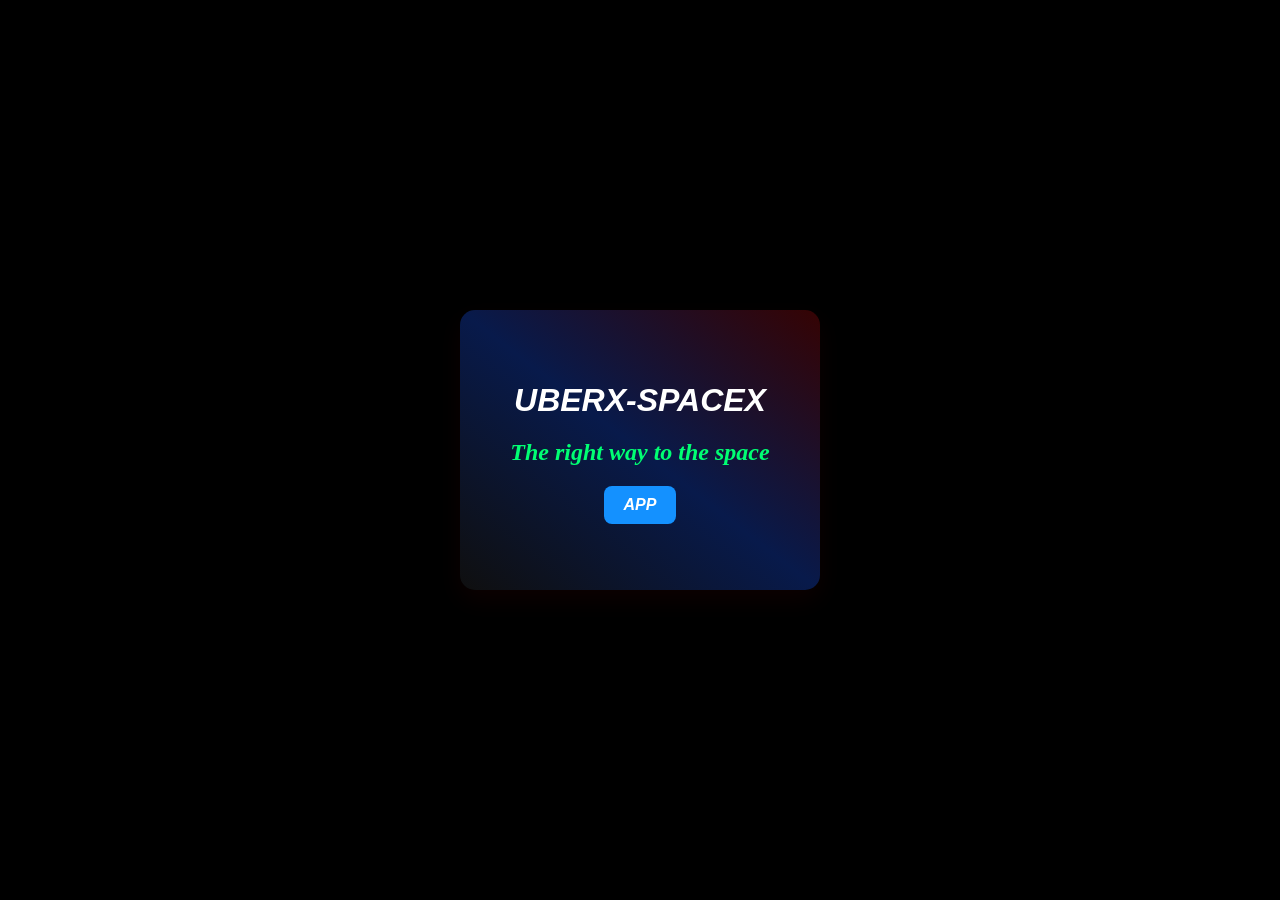
<file: index.html>
<!DOCTYPE html>
<html lang="en">
<head>
    <meta charset="UTF-8">
    <meta name="viewport" content="width=device-width, initial-scale=1.0">
    <link rel="stylesheet" href="/css/others.css">
    <title>Document</title>
</head>
<body>
    <div class="container">
        <h1>UBERX-SPACEX</h1>
        <h2>The right way to the space</h2>
        <ul>
            <li><a href="screens/splash.html" rel="noopener noreferrer">APP</a></li>
        </ul>
    </div>
</html>
</body>
</html>
</file>
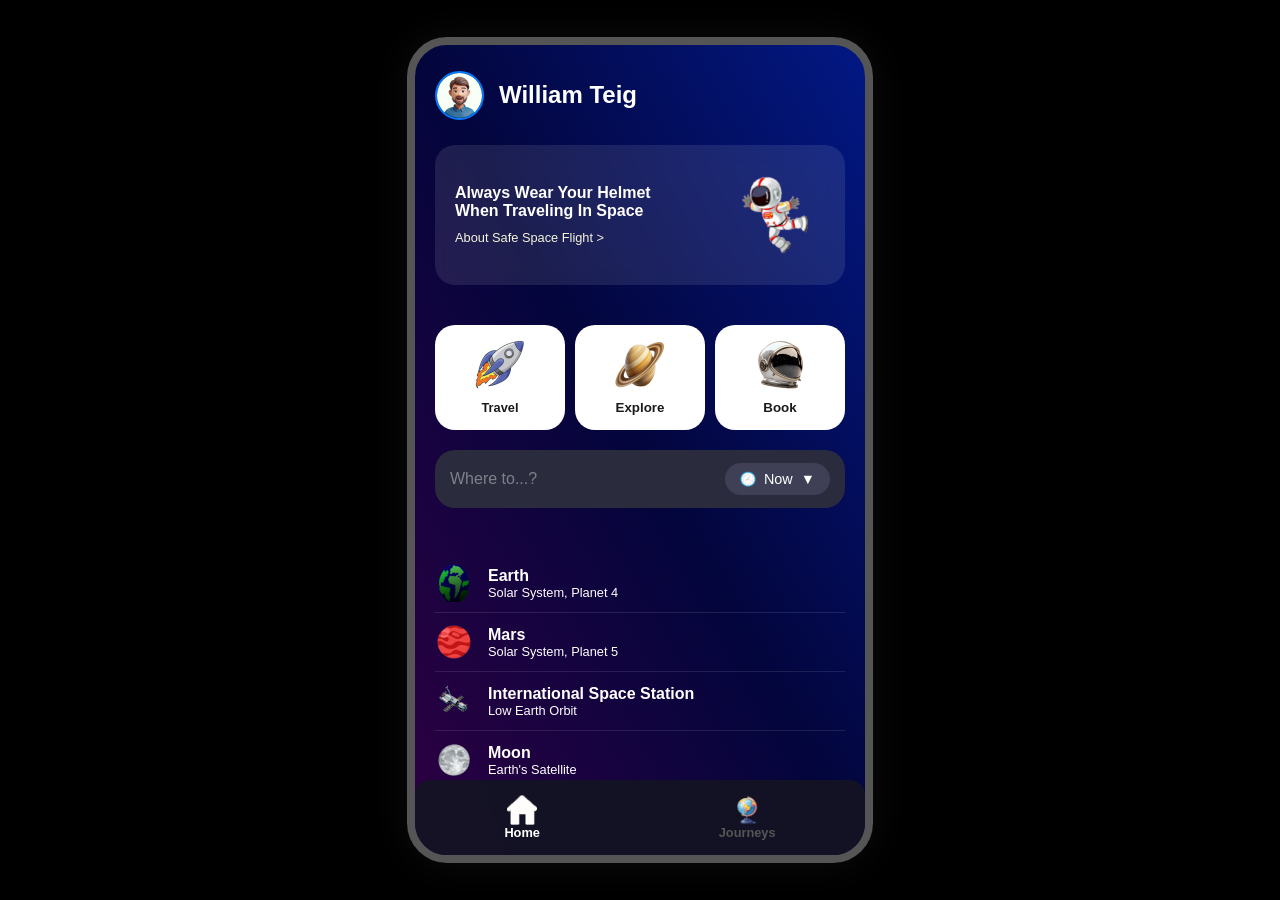
<file: screens/home.html>
<!doctype html>
<html lang="es">
  <head>
    <meta charset="UTF-8" />
    <meta name="viewport" content="width=device-width, initial-scale=1.0" />
    <title>UberX - Home</title>
    <link rel="stylesheet" href="../css/app.css" />
  </head>
  <body>
    <div class="container page-entrance">
      <header class="home-header">
        <div class="user-profile">
          <img src="../assets/img/avatar.png" alt="Avatar" class="avatar" />
          <h1>William Teig</h1>
        </div>

        <div class="security-card">
          <div class="security-text">
            <h2>Always Wear Your Helmet When Traveling In Space</h2>
            <a href="#" class="security-link">About Safe Space Flight ></a>
          </div>

          <img
            src="../assets/img/astronaut.png"
            alt="Astronaut"
            class="security-img-small"
          />
        </div>
      </header>

      <section class="quick-actions">
        <button class="action-btn">
          <img src="../assets/icons/rocket.png" alt="" width="50" />
          <a href="travel.html" class="nav-item">
            <span>Travel</span>
          </a>
        </button>
        <button class="action-btn">
          <img src="../assets/icons/planet.png" alt="" width="50" />
          <span>Explore</span>
        </button>
        <button class="action-btn">
          <img src="../assets/icons/casco.png" alt="" width="50" />
          <span>Book</span>
        </button>
      </section>

      <div class="search-container">
        <div class="search-wrapper">
          <input
            type="search"
            placeholder="Where to...?"
            class="search-input"
          />
          <div class="search-history">
            <img src="../assets/icons/clock.png" alt="History" width="16" />
            <span>Now</span>
            <span class="arrow-down">▼</span>
          </div>
        </div>
      </div>

      <ul class="destinations-list">
        <li>
          <img src="../assets/img/earth1.png" alt="Earth" class="dest-img" />
          <div class="dest-info">
            <h3>Earth</h3>
            <p class="secondary-text">Solar System, Planet 4</p>
          </div>
        </li>
        <li>
          <img src="../assets/img/mars.png" alt="Mars" class="dest-img" />
          <div class="dest-info">
            <h3>Mars</h3>
            <p class="secondary-text">Solar System, Planet 5</p>
          </div>
        </li>
        <li>
          <img src="../assets/img/iss.png" alt="ISS" class="dest-img" />
          <div class="dest-info">
            <h3>International Space Station</h3>
            <p class="secondary-text">Low Earth Orbit</p>
          </div>
        </li>
        <li>
          <img src="../assets/img/moon.png" alt="Moon" class="dest-img" />
          <div class="dest-info">
            <h3>Moon</h3>
            <p class="secondary-text">Earth's Satellite</p>
          </div>
        </li>
      </ul>

      <nav class="bottom-nav">
        <a href="home.html" class="nav-item active" aria-current="page">
          <img src="../assets/icons/home.png" alt="Home" width="30" />
          <span>Home</span>
        </a>
        <a href="/test/missions.html" class="nav-item inactive">
          <img src="../assets/icons/journeys.png" alt="Journeys" width="30" />
          <span>Journeys</span>
        </a>
      </nav>
    </div>
  </body>
</html>
</file>
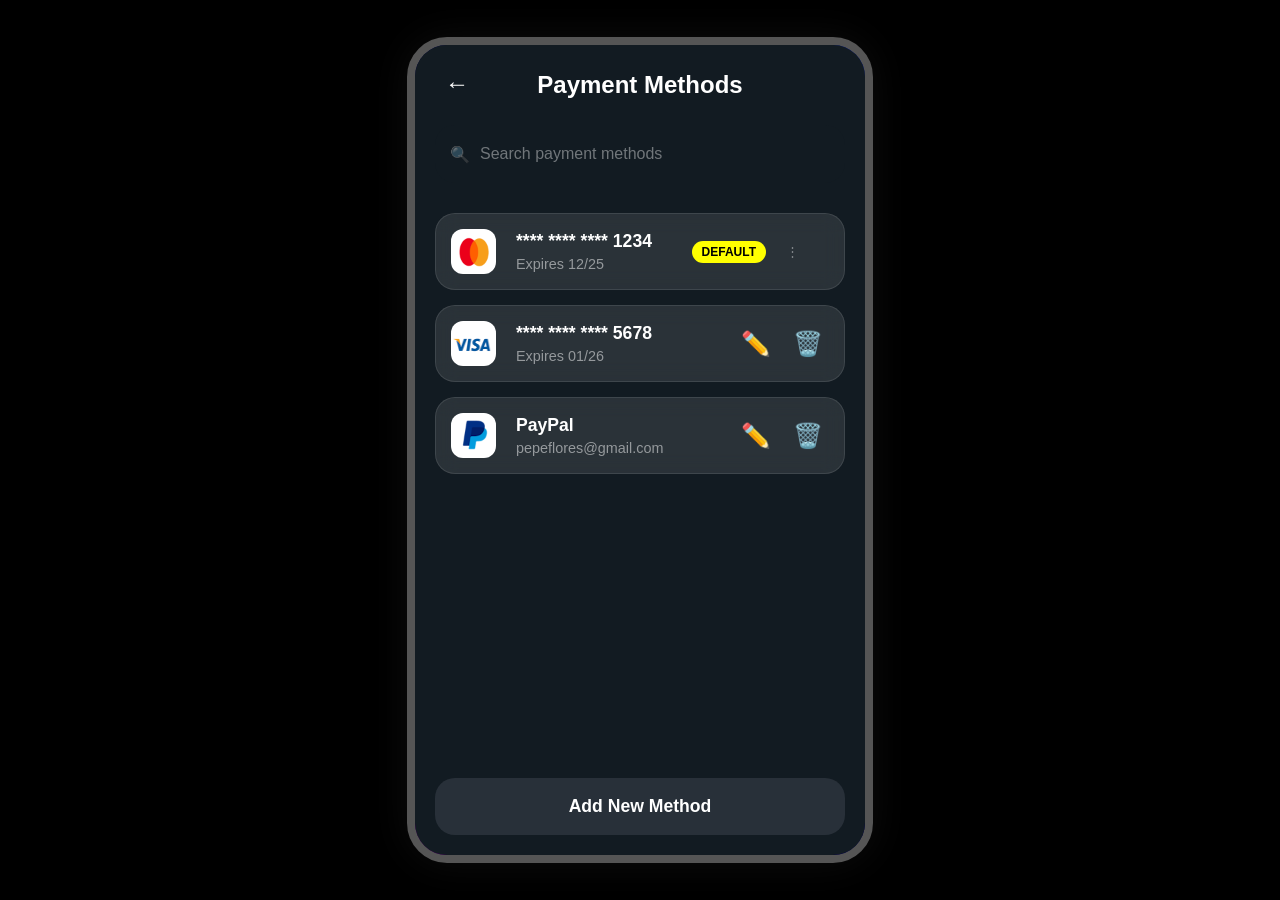
<file: screens/payment-methods.html>
<!doctype html>
<html lang="es">
  <head>
    <meta charset="UTF-8" />
    <meta name="viewport" content="width=device-width, initial-scale=1.0" />
    <title>Métodos de Pago - Diseño Unificado</title>
    <link rel="stylesheet" href="../css/app.css" />
  </head>
  <body>
    <div class="container page-entrance">
      <header class="home-header-pay">
        <div class="header-flex">
          <a
            href="travel.html"
            class="btn-back-nav"
            aria-label="Volver a Travel"
          >
            <span aria-hidden="true">←</span>
          </a>
          <h1 class="title-x2">Payment Methods</h1>
        </div>
      </header>

      <section class="search-container-pay">
        <div class="search-wrapper-pay">
          <span class="search-icon" aria-hidden="true">🔍</span>
          <input
            type="search"
            class="search-input"
            placeholder="Search payment methods"
            aria-label="Buscar métodos de pago"
          />
        </div>
      </section>

      <main class="payment-content">
        <ul class="payment-list">
          <li>
            <button class="payment-item-btn" role="button">
              <span class="visually-hidden"
                >Método de pago: Tarjeta terminada en 1234, predeterminada</span
              >
              <div class="card-logo logo-mastercard" aria-hidden="true">
                <span
                  ><img
                    src="../assets/icons/mastercard.png"
                    alt="Mastercard"
                    class="mastercard-img"
                /></span>
              </div>
              <div class="item-content">
                <h2 class="item-title">**** **** **** 1234</h2>
                <p class="item-subtitle">Expires 12/25</p>
              </div>
              <div class="item-actions">
                <span class="default-badge">Default</span>
                <span class="kebab-icon" aria-hidden="true">⋮</span>
              </div>
            </button>
          </li>

          <li>
            <div class="payment-item-btn no-cursor">
              <span class="visually-hidden"
                >Método de pago: Tarjeta terminada en 5678</span
              >

              <div class="card-logo logo-visa" aria-hidden="true">
                <span
                  ><img
                    src="../assets/icons/visa.png"
                    alt="Visa"
                    class="visa-img"
                /></span>
              </div>

              <div class="item-content">
                <h2 class="item-title">**** **** **** 5678</h2>
                <p class="item-subtitle">Expires 01/26</p>
              </div>

              <div class="item-actions-group">
                <button class="action-btn-pay edit" aria-label="Editar">
                  <span aria-hidden="true">✏️</span>
                </button>
                <button class="action-btn-pay delete" aria-label="Eliminar">
                  <span aria-hidden="true">🗑️</span>
                </button>
              </div>
            </div>
          </li>

          <li>
            <div class="payment-item-btn no-cursor">
              <span class="visually-hidden"
                >Método de pago: Cuenta de PayPal</span
              >

              <div class="paypal-logo logo-paypal" aria-hidden="true">
                <span
                  ><img
                    src="../assets/icons/paypal.png"
                    alt="PayPal"
                    class="paypal-img"
                /></span>
              </div>

              <div class="item-content">
                <h2 class="item-title">PayPal</h2>
                <p class="item-subtitle">pepeflores@gmail.com</p>
              </div>

              <div class="item-actions-group">
                <button class="action-btn-pay edit" aria-label="Editar">
                  <span aria-hidden="true">✏️</span>
                </button>
                <button class="action-btn-pay delete" aria-label="Eliminar">
                  <span aria-hidden="true">🗑️</span>
                </button>
              </div>
            </div>
          </li>
        </ul>
      </main>

      <footer class="footer-sticky-action">
        <button class="btn-primary-dark" type="button">Add New Method</button>
      </footer>
    </div>
  </body>
</html>
</file>
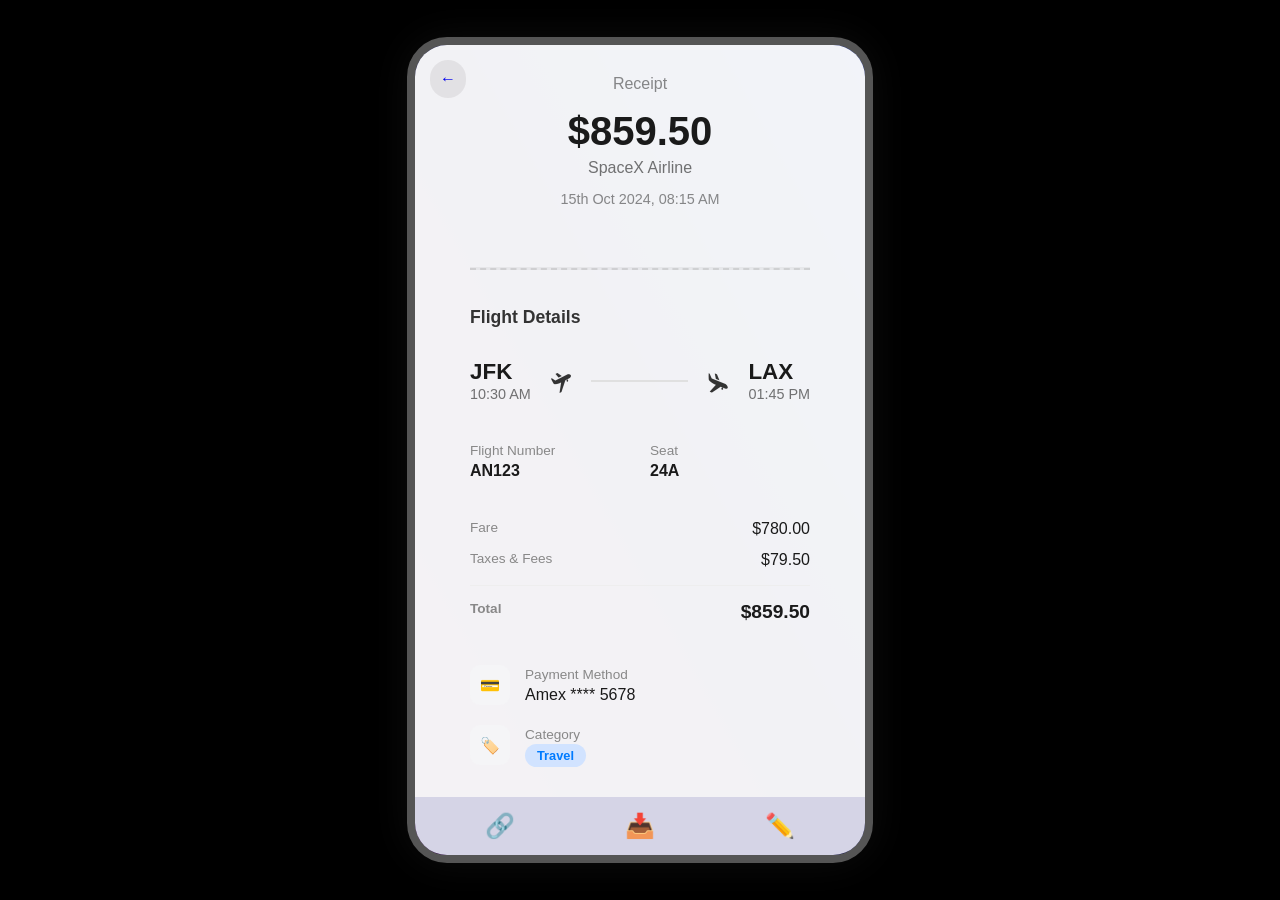
<file: screens/receipt.html>
<!doctype html>
<html lang="es">
  <head>
    <meta charset="UTF-8" />
    <meta name="viewport" content="width=device-width, initial-scale=1.0" />
    <title>Booking Receipt</title>
    <link rel="stylesheet" href="../css/app.css" />
  </head>
  <div class="container page-entrance">
      <div class="receipt-card">
        <header class="receipt-header">
          <div class="top-navigation">
            <a href="travel.html" class="btn-back-circle">
              <span class="arrow-icon">←</span>
            </a>
          </div>
          <p class="receipt-name">Receipt</p>
          <div class="receipt-total">$859.50</div>
          <p class="airline-name">SpaceX Airline</p>
          <p class="receipt-date">15th Oct 2024, 08:15 AM</p>
        </header>

        <div class="receipt-divider"></div>

        <section class="flight-details">
          <h3 class="section-title">Flight Details</h3>

          <div class="flight-route">
            <div class="route-point">
              <span class="airport-code">JFK</span>
              <span class="flight-time">10:30 AM</span>
            </div>
            <div class="route-icon">
              <img
                src="../assets/img/airplane2-img.png"
                alt="icon"
                class="plane-svg"
              />
              <div class="route-line"></div>
            </div>
            <img
                src="../assets/img/airplane-img.png"
                alt="icon"
                class="plane-svg"
              />
            <div class="route-point">
              <span class="airport-code">LAX</span>
              <span class="flight-time">01:45 PM</span>
            </div>
          </div>

          <div class="flight-info-grid">
            <div class="info-item">
              <span class="label">Flight Number</span>
              <span class="value">AN123</span>
            </div>
            <div class="info-item">
              <span class="label">Seat</span>
              <span class="value">24A</span>
            </div>
          </div>
        </section>

        <section class="price-breakdown">
          <div class="price-row">
            <span>Fare</span>
            <span>$780.00</span>
          </div>
          <div class="price-row">
            <span>Taxes & Fees</span>
            <span>$79.50</span>
          </div>
          <div class="price-row total-row">
            <span>Total</span>
            <span>$859.50</span>
          </div>
        </section>

        <footer class="receipt-footer">
          <div class="footer-item">
            <div class="icon-box">💳</div>
            <div class="footer-text">
              <span class="label">Payment Method</span>
              <span class="value">Amex **** 5678</span>
            </div>
          </div>
          <div class="footer-item">
            <div class="icon-box">🏷️</div>
            <div class="footer-text">
              <span class="label">Category</span>
              <span class="badge-travel">Travel</span>
            </div>
          </div>
        </footer>
       </div>
        <div class="bottom-nav-receipt">
        <a href="#" class="action-btn-pay" aria-label="Compartir">
        <span>🔗</span>
        </a>
        <a href="#" class="action-btn-pay" aria-label="Descargar">
        <span>📥</span>
        </a>
        <a href="#" class="action-btn-pay" aria-label="Editar">
        <span>✏️</span>
        </a>
        </div>
    </div>
  </body>
</html>
</file>
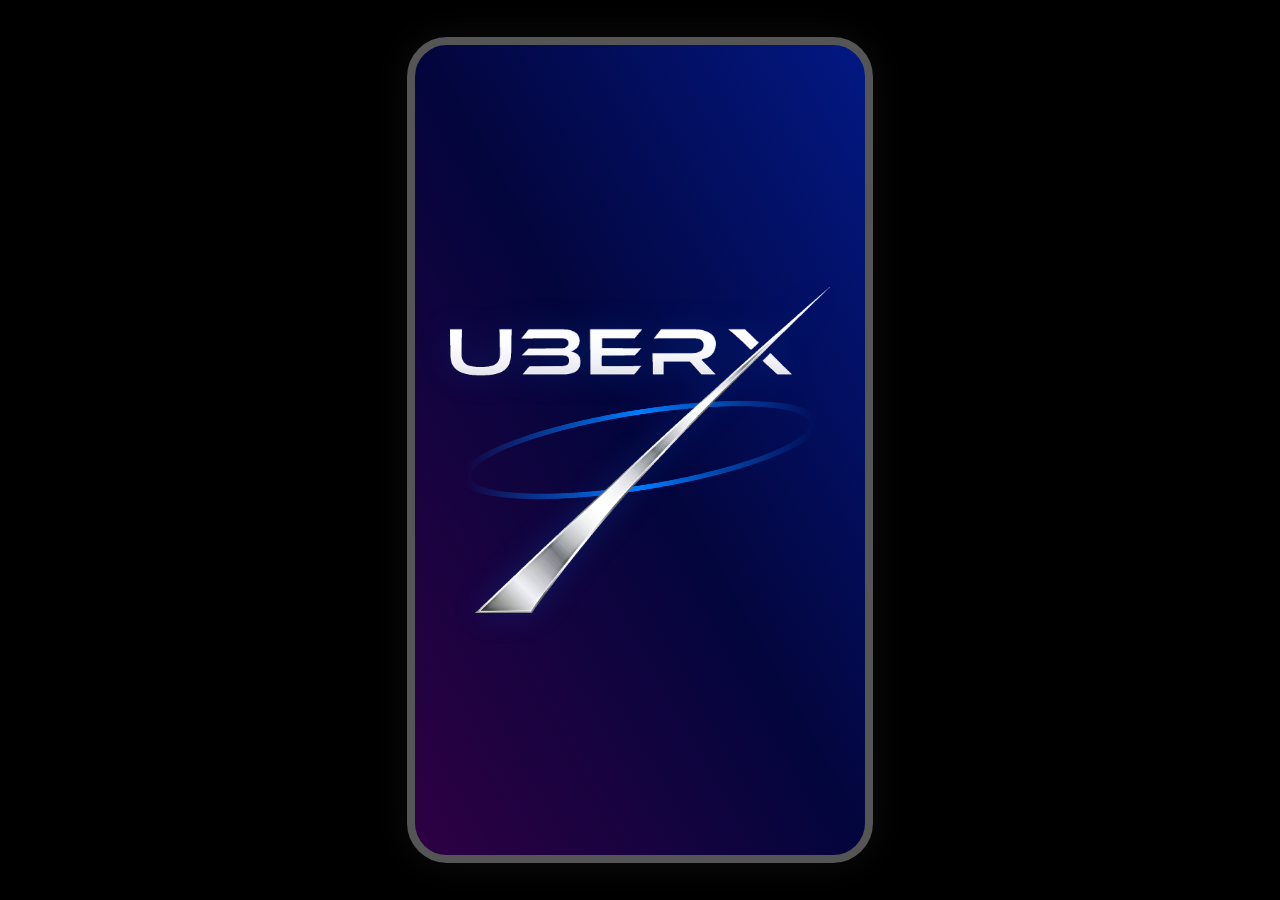
<file: screens/splash.html>
<!doctype html>
<html lang="es">
  <head>
    <meta charset="UTF-8" />
    <meta name="viewport" content="width=device-width, initial-scale=1.0" />
    <title>UberX x SpaceX - Splash</title>
    <link rel="stylesheet" href="../css/app.css" />
  </head>
  <body class="home-background">
    <div class="container page-entrance">
      <header class="visually-hidden">
        <h1>UberX x SpaceX - Fleet Management System</h1>
      </header>

      <a href="home.html" class="splash-container">
        <main class="splash-content">
          <div class="logo-image-wrapper">
            <svg
              class="orbital-svg"
              viewBox="0 0 300 300"
              xmlns="http://www.w3.org/2000/svg"
            >
              <defs>
                <linearGradient
                  id="orbit-grad"
                  x1="0%"
                  y1="0%"
                  x2="100%"
                  y2="0%"
                >
                  <stop
                    offset="0%"
                    style="stop-color: var(--accent); stop-opacity: 0"
                  />
                  <stop
                    offset="50%"
                    style="stop-color: var(--accent); stop-opacity: 1"
                  />
                  <stop
                    offset="100%"
                    style="stop-color: var(--accent); stop-opacity: 0"
                  />
                </linearGradient>
              </defs>
              <ellipse
                class="orbit-path"
                cx="150"
                cy="150"
                rx="140"
                ry="60"
                fill="none"
                stroke="url(#orbit-grad)"
                stroke-width="8"
              />
            </svg>

            <img
              src="../assets/img/UBERX.png"
              alt="UberX Logo"
              class="splash-logo-img"
            />
          </div>
        </main>
      </a>
    </div>
  </body>
</html>
</file>
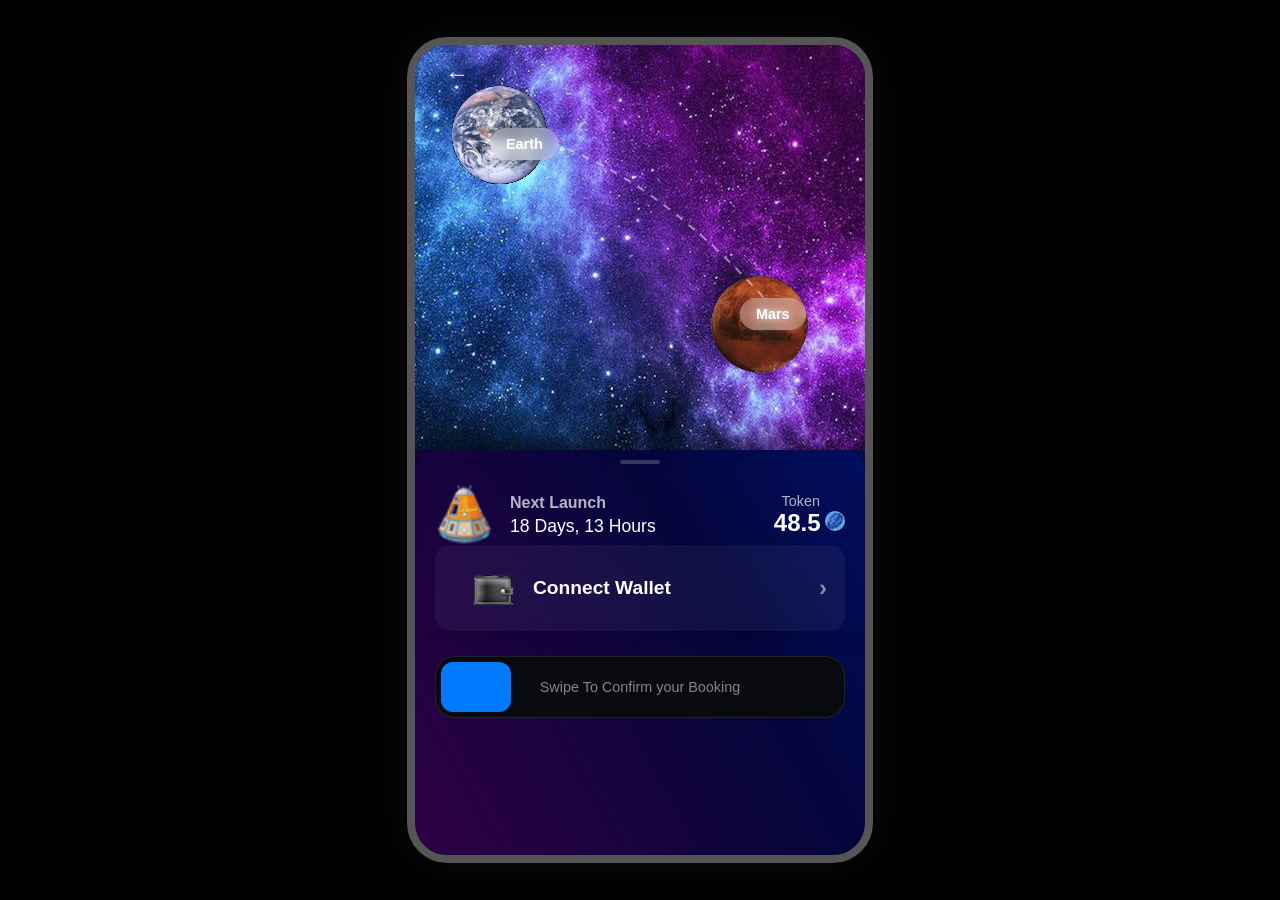
<file: screens/travel.html>
<!doctype html>
<html lang="es">
  <head>
    <meta charset="UTF-8" />
    <meta name="viewport" content="width=device-width, initial-scale=1.0" />
    <title>UberX - Travel Map</title>
    <link rel="stylesheet" href="../css/app.css" />
  </head>
  <body>
    <div class="container page-entrance">
        <header class="map-view">
          <a href="home.html" class="btn-back-nav" aria-label="Volver a Inicio">
            <span aria-hidden="true">←</span>
          </a>
          <img src="../assets/img/earth.png" alt="Earth" />

          <div class="floating-chip chip-earth">
            <span>Earth</span>
          </div>
          <div class="floating-chip chip-mars">
            <span>Mars</span>
          </div>
            <svg class="route-arc" viewBox="0 0 400 300">
           <path d="M50 30 Q 200 50, 350 230" fill="none" stroke="white" stroke-width="2" stroke-dasharray="8 8" />
          </svg>
            <img src="../assets/img/earth.png" alt="Earth" />
          <div class="floating-chip chip-earth">
            <span>Earth</span>
          </div>
          <div class="floating-chip chip-mars">
            <span>Mars</span>
          </div>
        </header>

      <main class="travel-content visually-hidden">
        <h1>Select Your Vehicle</h1>
      </main>

      <input type="checkbox" id="sheet-toggle" class="visually-hidden" />

      <section class="bottom-sheet">
        <input
          type="checkbox"
          id="detail-view-toggle"
          class="visually-hidden"
        />

        <label for="sheet-toggle" class="sheet-handle"></label>

        <div class="sheet-collapsed-content">
          <img
            src="../assets/icons/crew-dragon.png"
            alt="Crew Dragon"
            class="vehicle-thumb-lg"
          />
          <div class="launch-info">
            <h3>Next Launch</h3>
            <p class="launch-duration secondary-text">18 Days, 13 Hours</p>
          </div>
          <div class="price-info">
            <span class="currency">Token</span>
            <span class="price-lg">48.5</span>
            <img
              src="../assets/icons/token.png"
              alt="token icon"
              class="token-icon-sm"
            />
          </div>
        </div>

        <ul class="vehicle-list">
          <label for="detail-view-toggle" class="vehicle-item-label">
            <li class="vehicle-item active">
              <img
                src="../assets/icons/crew-dragon.png"
                alt="Crew Dragon"
                class="vehicle-thumb"
              />
              <div class="vehicle-details">
                <h4>Crew Dragon</h4>
                <p class="vehicle-meta secondary-text">Next Launch: 12/03/53 19:30</p>
              </div>
              <span class="vehicle-price">48.5</span>
              <img
                src="../assets/icons/token.png"
                alt="token icon"
                class="token-icon-sm"
              />
            </li>
          </label>
          <li class="vehicle-item inactive">
          <img src="../assets/icons/starliner.png" alt="Starliner" class="vehicle-thumb" />
            <div class="vehicle-details">
              <h4>Starliner</h4>
            <p class="vehicle-meta secondary-text">Next Launch: 24/03/53 12:30</p>
          </div>
          <span class="vehicle-price">51.2</span>
          <img src="../assets/icons/token.png" alt="token icon" class="token-icon-sm" />
          </li>

            <li class="vehicle-item inactive">
              <img src="../assets/icons/dream_chaser.png" alt="Dream Chaser" class="vehicle-thumb" />
              <div class="vehicle-details">
                <h4>Dream Chaser</h4>
              <p class="vehicle-meta secondary-text">Next Launch: 24/03/53 12:30</p>
            </div>
            <span class="vehicle-price">102.5</span>
              <img src="../assets/icons/token.png" alt="token icon" class="token-icon-sm" />
              </li>
        </ul>
        </ul>

        <div class="vehicle-detail-view">
          <p class="surge-notice">Fares are higher due to space debris</p>
          <img
            src="../assets/icons/crew-dragon1.png"
            alt="Crew Dragon Large"
            class="detail-main-img"
          />

          <div class="detail-header">
            <div class="detail-title-group">
              <h2>
                Crew Dragon 
                  <small class="icon-container">
                    👤 
                      <span class="people-number">7</span>
                  </small>
              </h2>
              <p>Next Launch: 12/03/53, 19:30</p>
              <p class="secondary-text">Journey duration: 18 Days, 13 Hours</p>
            </div>
            <div class="detail-price">
              <span>48.5</span>
              <img
                src="../assets/icons/token.png"
                alt="token icon"
                class="token-icon"
              />
            </div>
          </div>
        </div>

  <footer class="sheet-actions">
    <a href="payment-methods.html" class="btn-connect-wallet">
      <div class="wallet-icon-placeholder"></div>
      <img src="../assets/icons/wallet.png" alt="wallet-icon" class="wallet-icon" />
      <span>Connect Wallet</span>
      <span class="arrow-right">›</span>
    </a>

    <div class="swipe-wrapper">
      <input type="checkbox" id="confirm-trigger" class="visually-hidden">
      <div class="swipe-container-new">
        <span class="swipe-label">Swipe To Confirm your Booking</span>
        <label for="confirm-trigger" class="swipe-handle"></label>
        <a href="receipt.html" class="booking-link">Confirm→</a>
      </div>
    </div>
  </footer>
  </section>
  </div>
  </body>
</html>
</file>
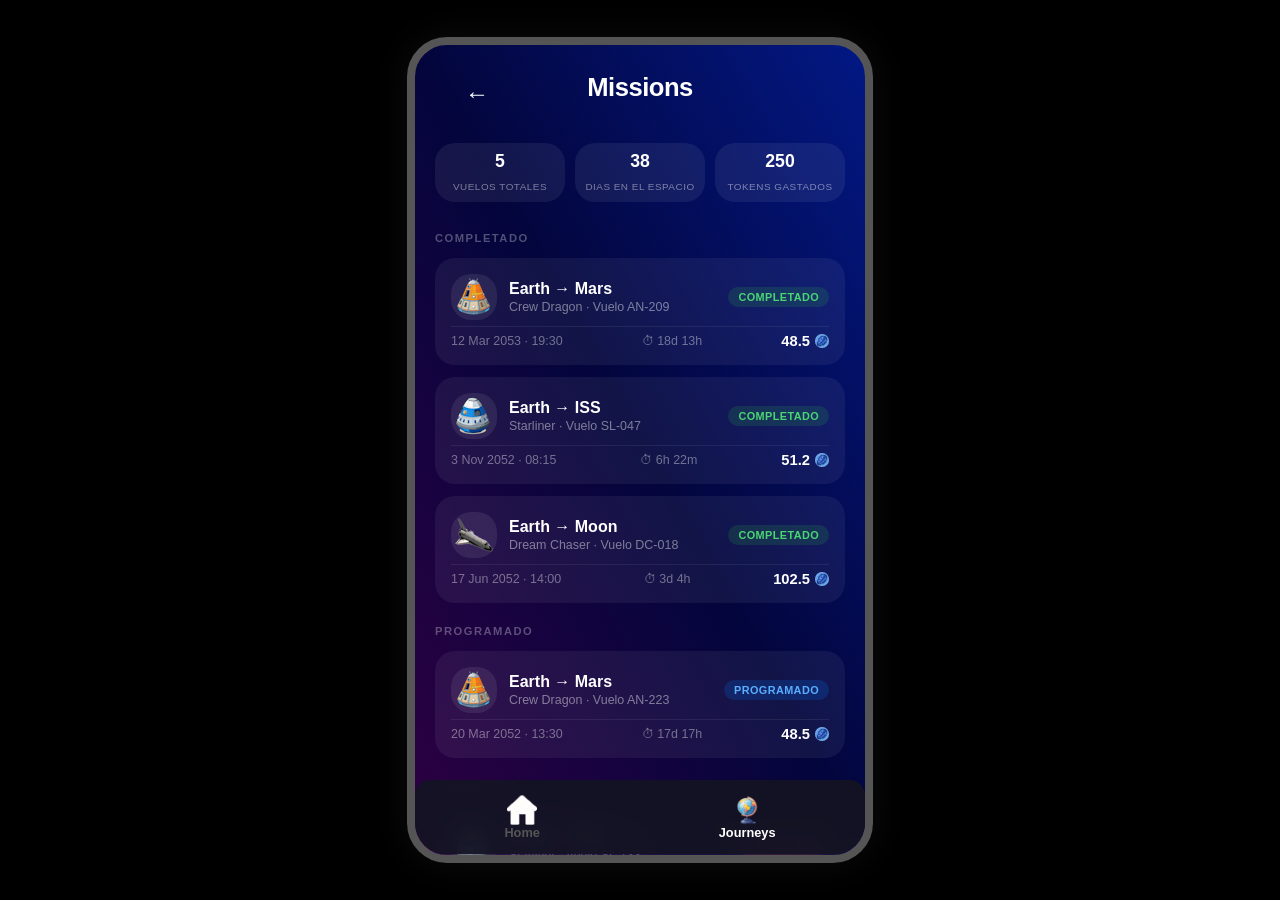
<file: test/missions.html>
<!doctype html>
<html lang="es">
  <head>
    <meta charset="UTF-8" />
    <meta name="viewport" content="width=device-width, initial-scale=1.0" />
    <title>UberX - My Journeys</title>
    <link rel="stylesheet" href="../css/app.css" />
  </head>
  <body>
    <div class="container page-entrance">
      <header class="journeys-header">
        <div class="header-missions">
          <a href="/screens/home.html" class="btn-back-nav" aria-label="Volver a Home">
            <span aria-hidden="true">←</span>
          </a>
          <h1>Missions</h1>
        </div>
        <div class="barra-stats">
          <div class="nave-stat">
            <span class="valor-stat">5</span>
            <span class="nombre-cajon">Vuelos Totales</span>
          </div>
          <div class="nave-stat">
            <span class="valor-stat">38</span>
            <span class="nombre-cajon">Dias en el espacio</span>
          </div>
          <div class="nave-stat">
            <span class="valor-stat">250</span>
            <span class="nombre-cajon">Tokens Gastados</span>
          </div>
        </div>
      </header>
      <section class="Missions">
        <ul class="lista-vuelos">
          <li class="año-vuelo">Completado</li>
          <li>
            <a href="/screens/receipt.html" class="viaje-carta">
              <div class="carta-top">
                <div class="vehiculo"><img src="/assets/icons/crew-dragon.png" alt=""></div>
                <div class="carta-meta">
                  <p class="ruta">Earth → Mars</p>
                  <p class="vehiculo-nombre">Crew Dragon · Vuelo AN-209</p>
                </div>
                <span class="estado-pila estado-completo">Completado</span>
              </div>
              <div class="carta-dividora"></div>
              <div class="carta-boton">
                <span class="dato-vuelo">12 Mar 2053 · 19:30</span>
                <span class="duracion-vuelo">⏱ 18d 13h</span>
                <span class="vuelo-costo">48.5 <span class="tokens-viaje"><img src="
                  /assets/icons/token.png" alt="" width="14"></span></span>
              </div>
            </a>
          </li>
          <li>
            <a href="/screens/receipt.html" class="viaje-carta">
              <div class="carta-top">
                <div class="vehiculo"><img src="/assets/icons/starliner.png" alt=""></div>
                <div class="carta-meta">
                  <p class="ruta">Earth → ISS</p>
                  <p class="vehiculo-nombre">Starliner · Vuelo SL-047</p>
                </div>
                <span class="estado-pila estado-completo">Completado</span>
              </div>
              <div class="carta-dividora"></div>
              <div class="carta-boton">
                <span class="dato-vuelo">3 Nov 2052 · 08:15</span>
                <span class="duracion-vuelo">⏱ 6h 22m</span>
                <span class="vuelo-costo">51.2 <span class="tokens-viaje"><img src="
                  /assets/icons/token.png" alt="" width="14"></span></span>
              </div>
            </a>
          <li>
            <a href="/screens/receipt.html" class="viaje-carta">
              <div class="carta-top">
                <div class="vehiculo"><img src="/assets/icons/dream_chaser.png" alt=""></div>
                <div class="carta-meta">
                  <p class="ruta">Earth → Moon</p>
                  <p class="vehiculo-nombre">Dream Chaser · Vuelo DC-018</p>
                </div>
                <span class="estado-pila estado-completo">Completado</span>
              </div>
              <div class="carta-dividora"></div>
              <div class="carta-boton">
                <span class="dato-vuelo">17 Jun 2052 · 14:00</span>
                <span class="duracion-vuelo">⏱ 3d 4h</span>
                <span class="vuelo-costo">
                  102.5 <span class="tokens-viaje"><img src="
                  /assets/icons/token.png" alt="" width="14"></span>
                </span>
              </div>
            </a>
          </li>
          <li class="año-vuelo">Programado</li>
        <li>
          <a href="/screens/receipt.html" class="viaje-carta">
            <div class="carta-top">
              <div class="vehiculo"><img src="/assets/icons/crew-dragon.png" alt=""></div>
              <div class="carta-meta">
                <p class="ruta">Earth → Mars</p>
                <p class="vehiculo-nombre">Crew Dragon · Vuelo AN-223</p>
              </div>
              <span class="estado-pila estado-programado">Programado</span>
            </div>
            <div class="carta-dividora"></div>
            <div class="carta-boton">
              <span class="dato-vuelo">20 Mar 2052 · 13:30</span>
              <span class="duracion-vuelo">⏱ 17d 17h</span>
              <span class="vuelo-costo">48.5 <span class="tokens-viaje"><img src="
                  /assets/icons/token.png" alt="" width="14"></span></span>
            </div>
          </a>
        </li>
        <li class="año-vuelo">Cancelado</li>
        <li>
          <a href="#" class="viaje-carta">
            <div class="carta-top">
                <div class="vehiculo"><img src="/assets/icons/starliner.png" alt=""></div>
                <div class="carta-meta">
                  <p class="ruta">Earth → ISS</p>
                  <p class="vehiculo-nombre">Starliner · Vuelo SL-133</p>
                </div>
              <span class="estado-pila estado-cancelado ">Cancelado</span>
            </div>
            <div class="carta-dividora"></div>
            <div class="carta-boton">
              <span class="dato-vuelo">25 Mar 2052 · 10:45</span>
              <span class="duracion-vuelo">⏱ —</span>
              <span class="vuelo-costo">Reembolsado</span>
            </div>
          </a>
        </li>
        </ul>
        </section>
        <nav class="bottom-nav">
          <a href="/screens/home.html" class="nav-item inactive">
            <img src="../assets/icons/home.png" alt="Home" width="30" />
            <span>Home</span>
          </a>
          <a href="missions.html" class="nav-item active" aria-current="page">
            <img src="../assets/icons/journeys.png" alt="Journeys" width="30" />
            <span>Journeys</span>
          </a>
        </nav>
      </div>
    </body>
</html>
</file>
<file: css/others.css>
body {
    font-family: Arial, sans-serif;
    background: black;
    margin: 0;
    height: 100vh;
    display: flex;
    justify-content: center;
    align-items: center;
}

.container {
    background: linear-gradient(to top right, #0f0f0f, #081a4b, #350303);
    padding: 50px;
    border-radius: 15px;
    box-shadow: 0 10px 25px rgba(63, 6, 6, 0.2);
    text-align: center;
    color: rgb(255, 255, 255);
    font-style: italic;
    font-weight: bold;
    
}

h1 {
    margin-bottom: 20px;
}

h2{
    font-family: 'Times New Roman', Times, serif;
    color: #00ff73;
}

ul {
    list-style: none;
    padding: 0;
}

li {
    margin: 10px 0;
}

a {
    text-decoration: none;
    background: #1491ff;
    color: rgb(255, 255, 255);
    padding: 10px 20px;
    border-radius: 8px;
    display: inline-block;
    transition: 0.3s;
}

a:hover {
    background: #ff0000;
    transform: scale(1.05);
}
</file>
<file: css/app.css>
/* ============================================================
   VARIABLES & BASE
   ============================================================ */
:root {
    --space-gradient: linear-gradient(to top right, #2e0043, #03053c, #021884);
    --glass: rgba(255, 255, 255, 0.1);
    --blur: 10px;
    --accent: #007bff;
    --text-1: #ffffff;
    --fz-lg: 1.25rem;
    --fz-xl: 1.5rem;
    --radius-xl: 20px;
    --chip-bg: rgba(255, 255, 255, 0.15);
    --chip-glow: 0 0 10px rgba(255, 255, 255, 0.3);
}

/* ============================================================
   RESET / BODY
   ============================================================ */
body {
    margin: 0;
    font-family: 'Segoe UI', Tahoma, Geneva, Verdana, sans-serif;
    color: #fff;
    background-color: black;
    display: flex;
    justify-content: center;
    align-items: center;
    min-height: 100vh;
}

/* ============================================================
   LAYOUT
   ============================================================ */
.container {
    width: 100%;
    max-width: 450px;
    height: 100vh;
    background: var(--space-gradient);
    position: relative;
    overflow-y: auto;
    overflow-x: hidden;
    display: flex;
    flex-direction: column;
    box-shadow: 0 0 50px rgba(0, 0, 0, 0.5);
}

/* ============================================================
   TYPOGRAPHY
   ============================================================ */
h1, .title-xl { font-size: var(--fz-xl); }
h2, .title-lg  { font-size: var(--fz-lg); }

.title-x2 {
    margin: 0;
    text-align: center;
    font-size: var(--fz-xl);
    width: 100%;
    background-color: transparent;
}

/* ============================================================
   UTILITY
   ============================================================ */
.visually-hidden {
    position: absolute;
    width: 1px;
    height: 1px;
    padding: 0;
    margin: -1px;
    overflow: hidden;
    clip: rect(0, 0, 0, 0);
    border: 0;
}

/* Glass card — shared pattern */
.card,
.security-card {
    background: var(--glass);
    backdrop-filter: blur(var(--blur));
    -webkit-backdrop-filter: blur(var(--blur));
    border-radius: var(--radius-xl);
    padding: 20px;
}

.security-card {
    display: flex;
    justify-content: space-between;
    align-items: center;
    position: relative;
    overflow: hidden;
}

/* ============================================================
   BUTTONS (shared)
   ============================================================ */
.btn-primary {
    background: var(--accent);
    border-radius: var(--radius-xl);
    border: none;
    padding: 10px 20px;
}

.btn-secondary {
    background: transparent;
    border: 2px solid var(--accent);
    border-radius: var(--radius-xl);
    color: var(--accent);
    padding: 10px 20px;
}

/* Back button — used in travel.html and payment-methods.html */
.btn-back-nav {
    position: absolute;
    z-index: 10;
    top: 5px;
    left: 20px;
    text-decoration: none;
    background: none;
    border: none;
    color: white;
    font-size: 1.5rem;
    cursor: pointer;
    padding: 10px;
    border-radius: 50%;
    transition: background 0.3s;
}
.btn-back-nav:hover { opacity: 0.7; background-color: #5c5c5c; }

/* Back button circle — used in receipt.html */
.btn-back-circle {
    position: absolute;
    top: 15px;
    left: 15px;
    border-radius: 50px;
    padding: 10px;
    background: rgba(87, 85, 85, 0.1);
    text-decoration: none;
    transition: background 0.3s;
}

/* ============================================================
   ANIMATIONS
   ============================================================ */
@keyframes fadeInUp {
    from { opacity: 0; transform: translateY(20px); }
    to   { opacity: 1; transform: translateY(0); }
}

@keyframes slideInUp {
    from { opacity: 0; transform: translateY(100%); }
    to   { opacity: 1; transform: translateY(0); }
}

@keyframes reEnableScroll {
    to { overflow: auto; }
}

@keyframes drawOrbit {
    to { stroke-dashoffset: 0; }
}

/* ============================================================
   PAGE TRANSITIONS
   ============================================================ */
.page-entrance {
    animation: slideInUp 1.5s cubic-bezier(0.23, 1, 0.32, 1) forwards;
    overflow-y: auto;
}

/* ============================================================
   SPLASH  (splash.html)
   ============================================================ */
.splash-container {
    display: flex;
    justify-content: center;
    align-items: center;
    height: 100%;
    width: 100%;
    text-decoration: none;
    cursor: pointer;
    position: relative;
}

.splash-content {
    text-align: center;
    animation: fadeInUp 1s ease-out forwards;
}

.logo-image-wrapper {
    width: 380px;
    margin: 0 auto;
    display: flex;
    justify-content: center;
    align-items: center;
}

.orbital-svg {
    position: absolute;
    width: 100%;
    height: auto;
    pointer-events: none;
    transform: rotateX(60deg) rotateY(-10deg);
    z-index: -2;
}

.orbit-path {
    stroke-dasharray: 1000;
    stroke-dashoffset: 1000;
    animation: drawOrbit 3s ease-in-out forwards;
}

.splash-logo-img {
    width: 100%;
    height: auto;
    position: relative;
    z-index: 1;
    filter: drop-shadow(0 0 15px rgba(0, 118, 245, 0.2));
}

/* ============================================================
   HOME  (home.html)
   ============================================================ */
.home-header { padding: 20px; }

.user-profile {
    display: flex;
    align-items: center;
    gap: 15px;
    margin-bottom: 20px;
}

.avatar {
    width: 45px;
    height: 45px;
    border-radius: 50%;
    border: 2px solid var(--accent);
}

.security-text h2 {
    max-width: 200px;
    margin: 0 0 8px 0;
    font-size: 1rem;
}

.security-img-small {
    width: 100px;
    height: 100px;
    object-fit: contain;
}

.security-link {
    color: beige;
    text-decoration: none;
    font-size: 0.8rem;
    transition: opacity 0.3s;
}
.security-link:hover { opacity: 0.8; }

/* Quick actions */
.quick-actions {
    display: grid;
    grid-template-columns: repeat(3, 1fr);
    padding: 20px;
    gap: 10px;
}

.action-btn {
    background: white;
    border: none;
    border-radius: var(--radius-xl);
    display: flex;
    flex-direction: column;
    align-items: center;
    gap: 10px;
    color: #1a1a1a;
    font-weight: bold;
    cursor: pointer;
    padding: 15px;
}

/* Destinations list */
.destinations-list {
    list-style: none;
    padding: 20px;
}

.destinations-list li {
    display: flex;
    align-items: center;
    gap: 15px;
    padding: 10px 0;
    border-bottom: 1px solid rgba(255, 255, 255, 0.1);
}

.dest-info h3 { font-size: 1rem; margin: 0; }
.dest-info p  { font-size: 0.8rem; color: var(--text-1); margin: 0; }

/* Bottom nav */
.bottom-nav {
    position: sticky;
    bottom: 0;
    margin-top: auto;
    width: 100%;
    background: rgba(20, 20, 35, 0.95);
    backdrop-filter: blur(var(--blur));
    border-radius: 15px;
    display: flex;
    justify-content: space-around;
    padding: 15px 0;
}

.nav-item {
    text-decoration: none;
    color: #1a1a1a;
    display: flex;
    flex-direction: column;
    align-items: center;
    font-size: 0.8rem;
    font-weight: bold;
}
.nav-item.active  { color: white; }
.nav-item.inactive { color: #555; }

/* Search */
.search-container { padding: 0 20px; }

.search-wrapper {
    background: #2a2b3d;
    border-radius: var(--radius-xl);
    display: flex;
    align-items: center;
    padding: 5px 15px;
    transition: box-shadow 0.3s;
    margin-bottom: 10px;
}
.search-wrapper:focus-within { box-shadow: 0 0 0 2px var(--accent); }

.search-input {
    background: transparent;
    border: none;
    color: white;
    flex: 1;
    padding: 15px 0;
    font-size: 1rem;
}
.search-input::placeholder { color: rgba(255, 255, 255, 0.4); }
.search-input:focus { outline: none; }

.search-history {
    background: #3f4056;
    padding: 8px 15px;
    border-radius: var(--radius-xl);
    display: flex;
    align-items: center;
    gap: 8px;
    font-size: 0.9rem;
}

.secondary-text {
    color: var(--text-1);
}

/* ============================================================
   TRAVEL MAP  (travel.html)
   ============================================================ */
.map-view {
    height: 45vh;
    position: relative;
    overflow: hidden;
    display: flex;
    justify-content: center;
    align-items: center;
}

.map-view img[src*="earth.png"] {
    position: absolute;
    top: 50%;
    left: 50%;
    transform: translate(-50%, -50%);
    min-width: 500px;
    height: auto;
    z-index: 1;
}

.floating-chip {
    position: absolute;
    background: var(--chip-bg);
    backdrop-filter: blur(5px);
    border-radius: 20px;
    padding: 8px 16px;
    font-size: 0.9rem;
    font-weight: bold;
    color: white;
    filter: drop-shadow(var(--chip-glow));
    pointer-events: none;
    z-index: 5;
    white-space: nowrap;
}

.chip-earth { top: 50%; left: 50%; margin-top: -120px; margin-left: -150px; }
.chip-mars  { top: 50%; left: 50%; margin-top: 50px;   margin-left: 100px;  }

.route-arc {
    position: absolute;
    top: 50%;
    left: 50%;
    transform: translate(-50%, -50%);
    width: 400px;
    height: 300px;
    z-index: 3;
    opacity: 0.5;
    pointer-events: none;
}

/* Bottom sheet */
.bottom-sheet {
    bottom: 0;
    width: 100%;
    max-width: 100%;
    backdrop-filter: blur(var(--blur));
    border-top-left-radius: var(--radius-xl);
    border-top-right-radius: var(--radius-xl);
    box-shadow: 0 -10px 30px rgba(0, 0, 0, 0.5);
    height: 180px;
    transition: height 0.4s cubic-bezier(0.23, 1, 0.32, 1);
    display: flex;
    flex-direction: column;
    padding: 20px;
    box-sizing: border-box;
    z-index: 100;
}

.sheet-handle {
    width: 40px;
    height: 4px;
    background: rgba(255, 255, 255, 0.2);
    border-radius: 2px;
    position: absolute;
    top: 10px;
    left: 50%;
    transform: translateX(-50%);
    cursor: pointer;
    transition: background 0.3s;
}
.sheet-handle:hover { background: rgba(255, 255, 255, 0.4); }

#sheet-toggle:checked ~ .bottom-sheet {
    height: auto;
    max-height: none;
    overflow-y: visible;
}

.sheet-collapsed-content {
    display: flex;
    align-items: center;
    gap: 15px;
    margin-top: 15px;
}

#sheet-toggle:checked ~ .bottom-sheet .sheet-collapsed-content { display: none; }

/* Vehicle list */
.vehicle-list {
    display: none;
    margin-top: 10px;
    list-style: none;
    padding: 0;
    overflow-y: visible;
    height: auto;
}

#sheet-toggle:checked ~ .bottom-sheet .vehicle-list {
    display: flex;
    flex-direction: column;
    flex: 1;
    overflow-y: auto;
}

.vehicle-thumb-lg {
    width: 60px;
    height: auto;
    object-fit: contain;
}

.launch-info h3 { font-size: 1rem; margin: 0; opacity: 0.7; }
.launch-duration { font-size: 1.1rem; margin: 4px 0 0 0; }

.price-info { text-align: right; margin-left: auto; }

.currency {
    margin-right: 25px;
    font-size: 0.9rem;
    opacity: 0.7;
    display: block;
}

.price-lg { font-size: var(--fz-xl); font-weight: bold; }

.vehicle-item {
    display: flex;
    align-items: center;
    gap: 15px;
    padding: 10px;
    border-radius: var(--radius-xl);
    cursor: pointer;
    transition: background 0.3s, border 0.3s;
}
.vehicle-item:hover { background: rgba(255, 255, 255, 0.05); }

.vehicle-thumb { width: 45px; height: auto; object-fit: contain; }
.vehicle-details h4 { font-size: 1rem; margin: 0; }
.vehicle-details p  { font-size: 0.8rem; margin: 4px 0 0 0; }

.vehicle-price { font-size: 1.1rem; font-weight: 600; margin-left: auto; }

/* Vehicle detail view */
.vehicle-detail-view {
    display: none;
    flex-direction: column;
    align-items: center;
    padding-top: 20px;
}

#detail-view-toggle:checked ~ .vehicle-detail-view { display: flex; }

#detail-view-toggle:checked ~ .vehicle-list,
#detail-view-toggle:checked ~ .sheet-collapsed-content { display: none !important; }

#detail-view-toggle:checked ~ .bottom-sheet,
#sheet-toggle:checked ~ .bottom-sheet:has(#detail-view-toggle:checked) { height: 80vh; }

.surge-notice {
    font-size: 0.8rem;
    opacity: 0.6;
    margin-bottom: 20px;
    border-bottom: 1px solid white;
}

.detail-main-img {
    width: 100px;
    height: auto;
    margin: 20px 0;
    filter: drop-shadow(0 10px 20px rgba(0, 0, 0, 0.5));
}

.detail-header {
    width: 100%;
    display: flex;
    justify-content: space-between;
    align-items: flex-start;
    margin-bottom: 30px;
    border-bottom: 1px solid white;
}

.detail-title-group h2 { margin: 0; font-size: 1.6rem; }
.detail-title-group p  { margin: 5px 0; font-size: 0.9rem; }

.detail-price {
    font-size: 1.8rem;
    font-weight: bold;
    display: flex;
    align-items: center;
    gap: 8px;
}

/* Token icons */
.token-icon,
.token-icon-sm {
    background: #4a90e2;
    border-radius: 50%;
    box-shadow: inset 0 0 5px rgba(255, 255, 255, 0.5);
}
.token-icon    { width: 24px; height: 24px; }
.token-icon-sm { width: 20px; height: 20px; }

.people-number {
    position: absolute;
    top: -5px;
    right: -10px;
    font-weight: 800;
    color: white;
    min-width: 12px;
    text-align: center;
    line-height: 1;
    font-size: 0.9rem;
}

.icon-container { position: relative; display: inline-block; }

/* Sheet actions / wallet */
.sheet-actions {
    margin-top: autO;
    display: flex;
    flex-direction: column;
    gap: 25px;
    padding-bottom: 10px;
}

.btn-connect-wallet {
    background: rgba(255, 255, 255, 0.05);
    padding: 18px;
    display: flex;
    align-items: center;
    border-radius: 15px;
    gap: 15px;
    color: white;
    font-weight: bold;
    font-size: 1.2rem;
    text-decoration: none;
    transition: background 0.3s;
}
.btn-connect-wallet:hover { background: rgb(28, 27, 75); }

.arrow-right { margin-left: auto; font-size: 1.5rem; opacity: 0.5; }

.wallet-icon-placeholder {
    height: 24px;
    background-color: white;
    clip-path: polygon(0% 20%, 100% 20%, 100% 80%, 0% 80%);
}

/* Swipe to confirm */
.swipe-wrapper { position: relative; }

.swipe-container-new {
    background: #090a0f;
    border-radius: var(--radius-xl);
    height: 60px;
    position: relative;
    overflow: hidden;
    display: flex;
    align-items: center;
    border: 1px solid rgba(255, 255, 255, 0.1);
}

.swipe-label {
    position: absolute;
    width: 100%;
    text-align: center;
    font-size: 0.9rem;
    pointer-events: none;
    z-index: 1;
    color: rgba(255, 255, 255, 0.5);
}

.swipe-handle {
    width: 70px;
    height: 50px;
    background: var(--accent);
    border-radius: 12px;
    position: absolute;
    left: 5px;
    z-index: 3;
    cursor: pointer;
    transition: transform 0.4s cubic-bezier(0.175, 0.885, 0.32, 1.275);
}

.booking-link {
    position: absolute;
    width: 100%;
    height: 100%;
    display: flex;
    justify-content: center;
    align-items: center;
    background: #28a745;
    color: white;
    text-decoration: none;
    font-weight: bold;
    z-index: 4;
    opacity: 0;
    pointer-events: none;
    transition: opacity 0.3s ease;
}

#confirm-trigger:checked ~ .swipe-container-new .swipe-handle {
    transform: translateX(calc(450px - 85px));
}
#confirm-trigger:checked ~ .swipe-container-new .booking-link {
    opacity: 1;
    pointer-events: auto;
}

/* ============================================================
   PAYMENT METHODS  (payment-methods.html)
   ============================================================ */
.home-header-pay {
    background-color: #121b22;
    padding: 10px 0;
}

.header-flex {
    display: flex;
    align-items: center;
    justify-content: center;
    position: relative;
    min-height: 60px;
}

.search-container-pay {
    padding: 0 20px;
    background-color: #121b22;
}

.search-wrapper-pay {
    border-radius: var(--radius-xl);
    background-color: #121b22;
    display: flex;
    align-items: center;
    padding: 5px 15px;
    transition: box-shadow 0.3s;
    margin-bottom: 10px;
}
.search-wrapper-pay:focus-within { box-shadow: 0 0 0 2px var(--accent); }

.search-icon { color: rgba(255,255,255,0.4); margin-right: 10px; }

.payment-content {
    padding: 20px;
    flex: 1;
    overflow-y: auto;
    background-color: #121b22;
}

.payment-list {
    list-style: none;
    padding: 0;
    display: flex;
    flex-direction: column;
    gap: 15px;
    margin: 0;
}

.payment-item-btn {
    display: flex;
    align-items: center;
    justify-content: space-between;
    width: 100%;
    box-sizing: border-box;
    background: var(--glass);
    backdrop-filter: blur(var(--blur));
    -webkit-backdrop-filter: blur(var(--blur));
    border: 1px solid rgba(255, 255, 255, 0.1);
    border-radius: var(--radius-xl);
    cursor: pointer;
    padding: 15px;
    color: white;
    text-align: left;
    transition: background 0.3s, transform 0.2s, box-shadow 0.3s;
    text-decoration: none;
}
.payment-item-btn:hover        { background: rgba(255, 255, 255, 0.08); transform: translateY(-2px); }
.payment-item-btn:focus-visible { outline: none; box-shadow: 0 0 0 3px var(--accent), 0 4px 15px rgba(0, 0, 0, 0.4); }
.payment-item-btn.no-cursor    { cursor: default; }

.payment-item-btn .item-title {
    font-size: 1.1rem;
    white-space: nowrap;
    overflow: hidden;
    text-overflow: ellipsis;
}

/* Card / PayPal logos */
.card-logo,
.paypal-logo {
    width: 45px;
    height: 45px;
    border-radius: 12px;
    margin-right: 20px;
    display: flex;
    justify-content: center;
    align-items: center;
    flex-shrink: 0;
}

.logo-mastercard { background: white; }
.logo-visa       { background-color: #fff; color: #1a1f71; font-weight: bold; font-size: 0.8rem; }
.logo-paypal     { background-color: #fff; }

.mastercard-img  { width: 30px; height: auto; margin-top: 3px; }
.paypal-logo img { width: 30px; height: auto; margin-top: 3px; }
.visa-img        { width: 40px; height: 20px; margin-top: 5px; margin-right: 3px; }

/* Item content */
.item-content {
    flex: 1;
    display: flex;
    flex-direction: column;
    margin-right: 10px;
    min-width: 0;
    overflow: hidden;
}

.item-title    { font-size: var(--fz-lg); font-weight: 600; margin: 0; }
.item-subtitle { font-size: 0.9rem; color: rgba(255,255,255,0.5); margin: 4px 0 0 0; }

.item-actions {
    display: flex;
    align-items: center;
    gap: 10px;
    margin-right: 30px;
}

.item-actions-group {
    display: flex;
    gap: 10px;
    align-items: center;
    margin-left: 10px;
    flex-shrink: 0;
}

.default-badge {
    background-color: yellow;
    color: black;
    padding: 4px 10px;
    border-radius: 12px;
    font-size: 0.75rem;
    font-weight: 700;
    text-transform: uppercase;
}

.kebab-icon { color: rgba(255,255,255,0.4); margin-left: 10px; cursor: default; }

/* Action buttons (edit/delete/share icons) */
.action-btn-pay {
    background: none;
    border: none;
    font-size: 1.2rem;
    cursor: pointer;
    transition: opacity 0.2s, transform 0.2s;
}
.action-btn-pay span { color: #ff6b00; font-size: 1.5rem; display: inline-block; transition: transform 0.2s ease; }
.action-btn-pay:hover         { opacity: 0.7; }
.action-btn-pay:hover span    { transform: scale(1.2); }
.action-btn-pay.delete:hover,
.action-btn-pay.delete:focus  { color: #dc3545; }

/* Footer */
.footer-sticky-action {
    padding: 20px;
    backdrop-filter: blur(var(--blur));
    -webkit-backdrop-filter: blur(var(--blur));
    position: sticky;
    bottom: 0;
    width: 100%;
    box-sizing: border-box;
    background-color: #121b22;
}

.btn-primary-dark {
    font-size: 1.1rem;
    width: 100%;
    color: white;
    font-weight: bold;
    cursor: pointer;
    background-color: #283039;
    border: none;
    border-radius: var(--radius-xl);
    padding: 18px;
    transition: background-color 0.3s, transform 0.2s;
}
.btn-primary-dark:hover  { background-color: #353f4b; transform: translateY(-2px); }
.btn-primary-dark:active { transform: translateY(0); }

/* ============================================================
   RECEIPT  (receipt.html)
   ============================================================ */
.receipt-card {
    background: rgba(255, 255, 255, 0.95);
    color: #1a1a1a;
    box-shadow: 0 10px 30px rgba(0, 0, 0, 0.2);
    flex: 1;
    width: 100%;
    margin: 0;
    padding: 60px 55px 30px;
    box-sizing: border-box;
    display: flex;
    flex-direction: column;
    border-radius: 0;
}

.receipt-header {
    text-align: center;
    margin-bottom: 25px;
}

.receipt-name  { font-size: 1rem; opacity: 0.5; margin-top: -30px; }
.receipt-total { font-size: 2.5rem; font-weight: 800; color: #1a1a1a; }
.airline-name  { margin: 5px 0; opacity: 0.6; font-weight: 500; }
.receipt-date  { font-size: 0.9rem; opacity: 0.5; }

.receipt-divider {
    height: 1px;
    background: rgba(0, 0, 0, 0.05);
    margin: 20px 0;
    border-bottom: 2px dashed rgba(0, 0, 0, 0.1);
}

.section-title { font-size: 1.1rem; color: #333; margin-bottom: 20px; }

.flight-route {
    display: flex;
    justify-content: space-between;
    align-items: center;
    margin-bottom: 30px;
}

.airport-code { display: block; font-size: 1.4rem; font-weight: 700; }
.flight-time  { font-size: 0.9rem; opacity: 0.6; }

.route-icon {
    flex: 1;
    display: flex;
    align-items: center;
    justify-content: center;
    padding: 0;
    position: relative;
}

.route-icon img { max-width: 100%; height: auto; }
.route-line     { width: 100%; height: 2px; background: #e0e0e0; }

.plane-svg { width: 20px; height: auto; margin-top: 5px; padding: 20px; }

.flight-info-grid {
    display: grid;
    grid-template-columns: repeat(auto-fit, minmax(120px, 1fr));
    gap: 20px;
    margin-bottom: 30px;
}

.info-item .label,
.price-row span:first-child,
.footer-text .label {
    display: block;
    font-size: 0.85rem;
    color: #888;
    margin-bottom: 4px;
}

.info-item .value { font-weight: 600; }

.price-breakdown { margin-top: 10px; }

.price-row {
    display: flex;
    justify-content: space-between;
    margin-bottom: 12px;
}

.total-row {
    margin-top: 15px;
    padding-top: 15px;
    border-top: 1px solid #eee;
    font-weight: 800;
    font-size: 1.2rem;
}

.receipt-footer {
    margin-top: 30px;
    display: flex;
    flex-direction: column;
    gap: 20px;
}

.footer-item { display: flex; align-items: center; gap: 15px; }

.icon-box {
    width: 40px;
    height: 40px;
    background: #f5f5f7;
    border-radius: 10px;
    display: flex;
    align-items: center;
    justify-content: center;
}

.badge-travel {
    background: #d1e3ff;
    color: #007bff;
    padding: 4px 12px;
    border-radius: 20px;
    font-size: 0.8rem;
    font-weight: 600;
}

.btn-done {
    margin: 20px;
    padding: 18px;
    background: var(--glass);
    border-radius: 20px;
    text-align: center;
    color: white;
    text-decoration: none;
    backdrop-filter: blur(var(--blur));
}

.bottom-nav-receipt {
    display: flex;
    justify-content: space-around;
    padding: 15px;
    background-color: #D5D4E6;
    position: sticky;
    bottom: 0;
    width: 100%;
    box-sizing: border-box;
}

/* ============================================================
   RESPONSIVE
   ============================================================ */
@media (min-width: 1280px) {
    .container {
        height: 90vh;
        max-height: 900px;
        border-radius: 40px;
        border: 8px solid #555555;
        box-shadow: 0 0 40px rgba(255, 255, 255, 0.05);
    }
}

@media (min-width: 481px) and (max-width: 1279px) {
    .container {
        max-width: 100vw;
        width: 100%;
        height: 100vh;
        border-radius: 0;
        margin: 0;
        border: none;
    }
}

@media (max-width: 480px) {
    .container {
        max-width: 100%;
        height: 100vh;
        border-radius: 0;
        border: none;
    }
    .action-btn    { width: 100%; }
}

 .journeys-header {
     padding: 20px 20px 10px;
     position: relative;
     top: 0;
     z-index: 50;
 }

 .journeys-header h1 {
     margin: 0 0 16px 0;
     font-size: 1.6rem;
     letter-spacing: -0.5px;
 }

 .header-missions {
    justify-content: flex-start;
    gap: 14px;
    margin-bottom: 18px;
    display: flex;
    align-items: center;
    justify-content: center;
    position: relative;
    min-height: 60px;
 }

 .barra-stats {
     display: grid;
     grid-template-columns: repeat(3, 1fr);
     gap: 10px;
     margin-bottom: 10px;
 }

 .nave-stat {
     background: rgba(255, 255, 255, 0.07);
     border: var(--accent);
     border-radius: var(--radius-xl);
     padding: 10px 8px;
     text-align: center;
 }

 .nave-stat .valor-stat {
     display: block;
     font-size: 1.1rem;
     font-weight: 700;
     color: #fff;
     line-height: 1;
 }

.nombre-cajon {
     display: block;
     font-size: 0.62rem;
     color: rgba(255, 255, 255, 0.45);
     margin-top: 10px;
     text-transform: uppercase;
     letter-spacing: 0.5px;
 }

 .lista-vuelos {
     list-style: none;
     padding: 0 20px;
     margin: 0;
     display: flex;
     flex-direction: column;
     gap: 12px;
     padding-bottom: 90px;
 }

 .año-vuelo {
     font-size: 0.7rem;
     font-weight: 700;
     letter-spacing: 1.5px;
     color: rgba(255, 255, 255, 0.3);
     text-transform: uppercase;
     padding: 4px 0 2px;
     margin-top: 6px;
 }

 .viaje-carta {
     background: rgba(255, 255, 255, 0.06);
     border: var(--accent);
     border-radius: var(--radius-xl);
     padding: 16px;
     display: flex;
     flex-direction: column;
     gap: 6px;
     cursor: pointer;
     transition: background 0.25s, transform 0.2s;
     text-decoration: none;
     color: inherit;
     animation: cardIn 0.5s ease both;
 }

 .viaje-carta:hover {
     background: rgba(255, 255, 255, 0.1);
     transform: translateY(-2px);
 }

 .viaje-carta:nth-child(1) {
     animation-delay: 0.05s;
 }

 .viaje-carta:nth-child(2) {
     animation-delay: 0.10s;
 }

 .viaje-carta:nth-child(3) {
     animation-delay: 0.15s;
 }

 .viaje-carta:nth-child(4) {
     animation-delay: 0.20s;
 }

 .viaje-carta:nth-child(5) {
     animation-delay: 0.25s;
 }

 .viaje-carta:nth-child(6) {
     animation-delay: 0.30s;
 }

 .viaje-carta:nth-child(7) {
     animation-delay: 0.35s;
 }

 @keyframes cardIn {
     from {
         opacity: 0;
         transform: translateY(14px);
     }

     to {
         opacity: 1;
         transform: translateY(0);
     }
 }

 .carta-top {
     display: flex;
     align-items: center;
     gap: 12px;
 }

 .vehiculo {
     width: 46px;
     height: 46px;
     border-radius: var(--radius-xl);
     background: rgba(255, 255, 255, 0.08);
     display: flex;
     align-items: center;
     justify-content: center;
     flex-shrink: 0;
     font-size: 1.4rem;
 }

 .carta-meta {
     flex: 1;
     min-width: 0;
 }

 .carta-meta .ruta {
     font-size: 1rem;
     font-weight: 700;
     margin: 0 0 2px;
     white-space: nowrap;
     overflow: hidden;
     text-overflow: ellipsis;
 }

 .carta-meta .vehiculo-nombre {
     font-size: 0.78rem;
     color: rgba(255, 255, 255, 0.45);
     margin: 0;
 }

 .estado-pila {
     padding: 4px 10px;
     border-radius: var(--radius-xl);
     font-size: 0.68rem;
     font-weight: 700;
     text-transform: uppercase;
     letter-spacing: 0.4px;
     flex-shrink: 0;
 }

 .estado-completo {
     background: rgba(40, 167, 69, 0.18);
     color: #4cd474;
     border: var(--accent);
 }

 .estado-cancelado {
     background: rgba(220, 53, 69, 0.18);
     color: #ff6b7a;
     border: var(--accent);
 }

 .estado-programado {
     background: rgba(0, 123, 255, 0.18);
     color: #5aadff;
     border: var(--accent);
 }

 .carta-dividora {
     height: 1px;
     background: rgba(255, 255, 255, 0.07);
 }

 .carta-boton {
     display: flex;
     justify-content: space-between;
     align-items: center;
 }

 .dato-vuelo {
     font-size: 0.78rem;
     color: rgba(255, 255, 255, 0.4);
 }

 .duracion-vuelo {
     display: flex;
     align-items: center;
     gap: 5px;
     font-size: 0.78rem;
     color: rgba(255, 255, 255, 0.4);
 }

 .vuelo-costo {
     font-size: 0.92rem;
     font-weight: 700;
     display: flex;
     align-items: center;
     gap: 5px;
     color: #fff;
 }

 .tokens-viaje {
     width: 14px;
     height: 14px;
     background: #4a90e2;
     border-radius: var(--radius-xl);
     box-shadow: inset 0 0 4px rgba(255, 255, 255, 0.5);
     flex-shrink: 0;
 }
</file>
